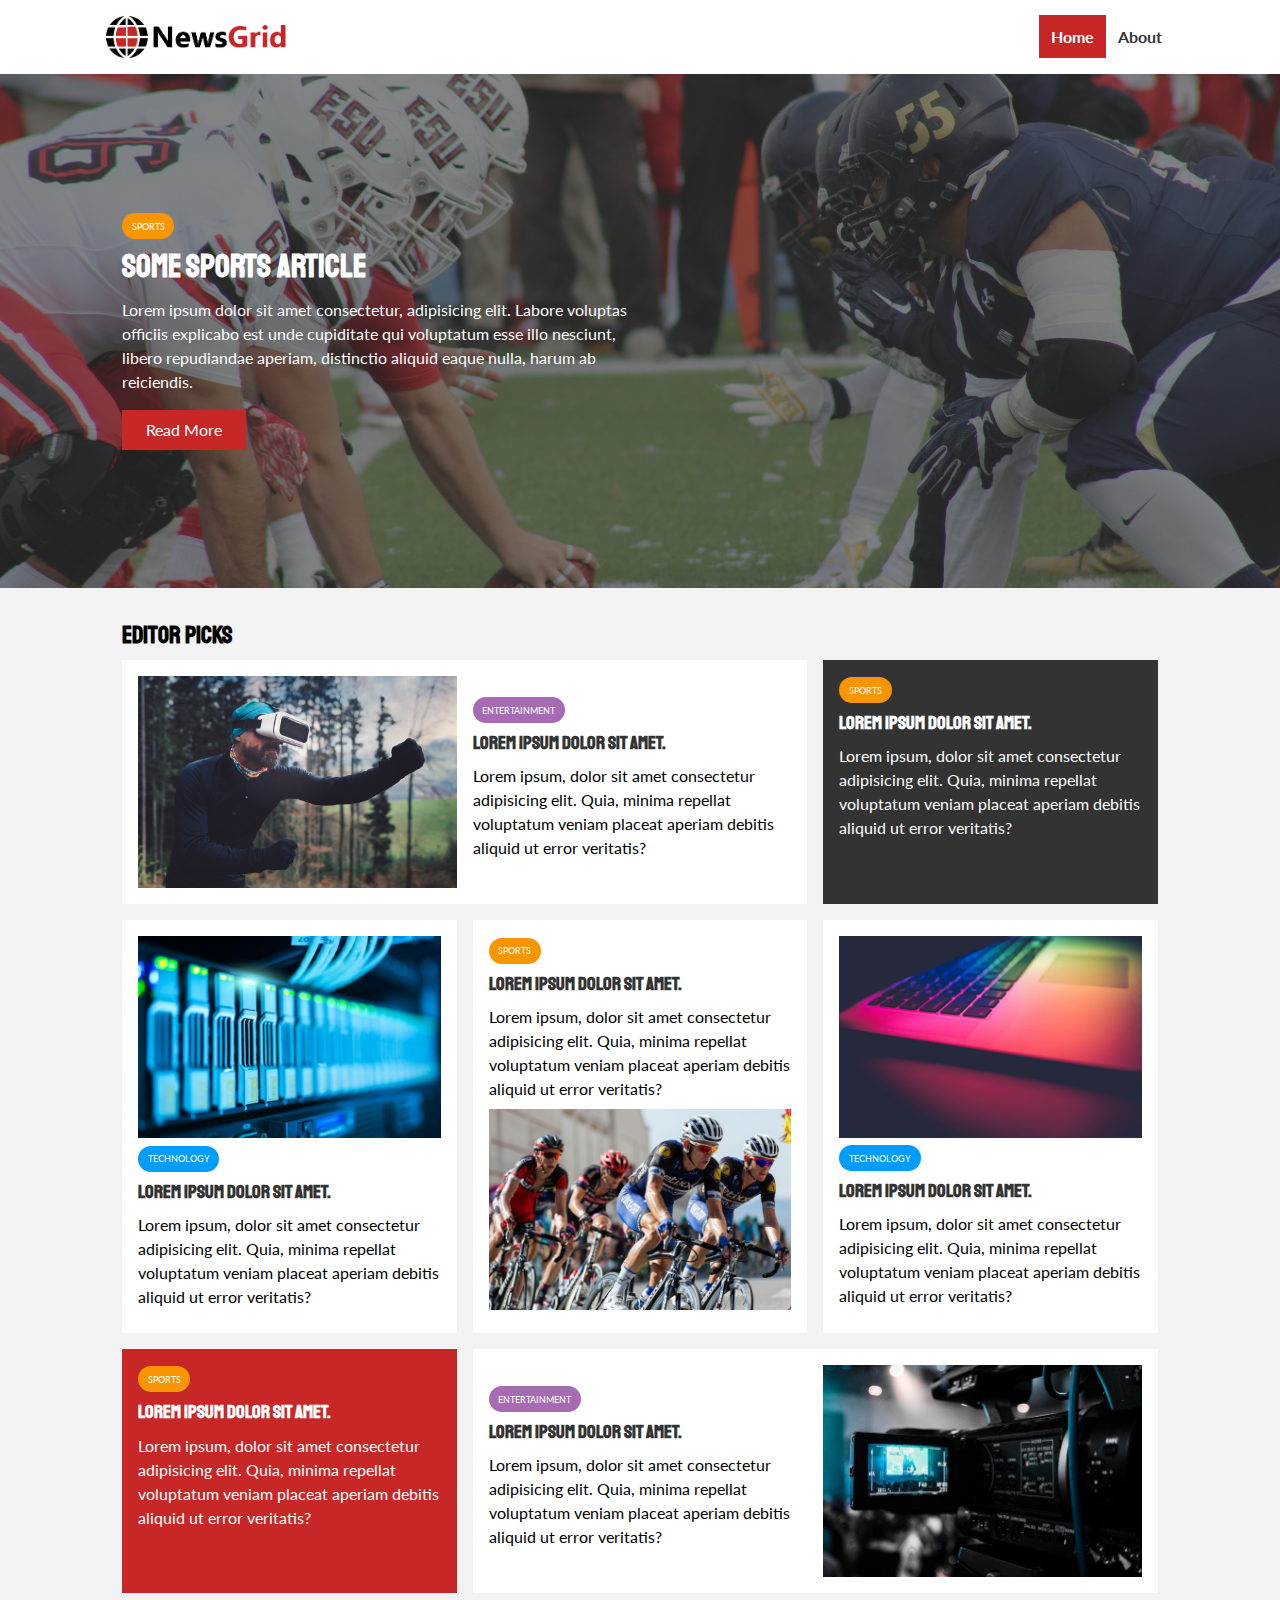
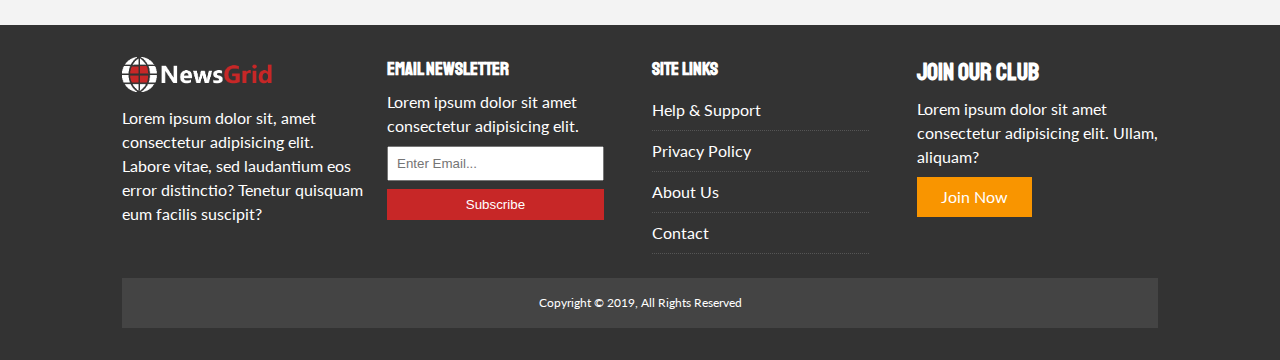
<file: index.html>
<!DOCTYPE html>
<html lang="en">
<head>
  <meta charset="UTF-8">
  <meta http-equiv="X-UA-Compatible" content="IE=edge">
  <meta name="viewport" content="width=device-width, initial-scale=1.0">
  <link rel="stylesheet" href="https://cdnjs.cloudflare.com/ajax/libs/font-awesome/5.13.0/css/all.min.css" integrity="sha256-h20CPZ0QyXlBuAw7A+KluUYx/3pK+c7lYEpqLTlxjYQ=" crossorigin="anonymous" />
  <link rel="preconnect" href="https://fonts.googleapis.com">
  <link rel="preconnect" href="https://fonts.gstatic.com" crossorigin>
  <link href="https://fonts.googleapis.com/css2?family=Lato:ital,wght@0,100;0,300;0,400;0,700;0,900;1,100;1,300;1,400;1,700;1,900&family=Staatliches&display=swap" rel="stylesheet">
  <link rel="stylesheet" href="css/style.css">
  <link rel="stylesheet" media="screen and (max-width: 768px)" href="css/mobile.css">
  <link rel="shortcut icon" type="image/x-icon" href="/favicon.ico">
  <title>NewsGrid | Latest News</title>
</head>
<body>

  <!-- Navbar -->
  <nav id="main-nav">
    <div class="container">
      <img src="img/logo.png" alt="NewsGrid" class="logo">
      <div class="social">
        <a href="http://facebook.com" target="_blank"><i class="fab fa-facebook fa-2x"></i></a>
        <a href="http://twitter.com" target="_blank"><i class="fab fa-twitter fa-2x"></i></a>
        <a href="http://instagram.com" target="_blank"><i class="fab fa-instagram fa-2x"></i></a>
        <a href="http://youtube.com" target="_blank"><i class="fab fa-youtube fa-2x"></i></a>
      </div>
      <ul>
        <li><a href="index.html" class="current">Home</a></li>
        <li><a href="about.html">About</a></li>
      </ul>
    </div>
  </nav>

  <!-- Showcase -->
  <header id="showcase">
    <div class="container">
      <div class="showcase-container">
        <div class="showcase-content">
          <div class="category category-sports">
            Sports
          </div>
          <h1>Some Sports Article</h1>
          <p>Lorem ipsum dolor sit amet consectetur, adipisicing elit. Labore voluptas officiis explicabo est unde cupiditate qui voluptatum esse illo nesciunt, libero repudiandae aperiam, distinctio aliquid eaque nulla, harum ab reiciendis.</p>
          <a href="article.html" class="btn btn-primary">Read More</a>
        </div>
      </div>
    </div>
  </header>

  <!-- Home Articles -->
  <section id="home-articles" class="py-2">
    <div class="container">
      <h2>Editor Picks</h2>
      <div class="articles-container">
        <article class="card">
          <img src="img/articles/ent1.jpg" alt="">
          <div>
            <div class="category category-ent">Entertainment</div>
            <h3>
              <a href="article.html">Lorem ipsum dolor sit amet.</a>
            </h3>
            <p>Lorem ipsum, dolor sit amet consectetur adipisicing elit. Quia, minima repellat voluptatum veniam placeat aperiam debitis aliquid ut error veritatis?</p>
          </div>
        </article>
        <article class="card bg-dark">
          <div class="category category-sports">Sports</div>
          <h3>
            <a href="article.html">Lorem ipsum dolor sit amet.</a>
          </h3>
          <p>Lorem ipsum, dolor sit amet consectetur adipisicing elit. Quia, minima repellat voluptatum veniam placeat aperiam debitis aliquid ut error veritatis?</p>
        </article>
        <article class="card">
          <img src="img/articles/tech1.jpg" alt="">
          <div class="category category-tech">Technology</div>
          <h3>
            <a href="article.html">Lorem ipsum dolor sit amet.</a>
          </h3>
          <p>Lorem ipsum, dolor sit amet consectetur adipisicing elit. Quia, minima repellat voluptatum veniam placeat aperiam debitis aliquid ut error veritatis?</p>
        </article>
        <article class="card">
          <div class="category category-sports">Sports</div>
          <h3>
            <a href="article.html">Lorem ipsum dolor sit amet.</a>
          </h3>
          <p>Lorem ipsum, dolor sit amet consectetur adipisicing elit. Quia, minima repellat voluptatum veniam placeat aperiam debitis aliquid ut error veritatis?</p>
          <img src="img/articles/sports1.jpg" alt="">
        </article>
        <article class="card">
          <img src="img/articles/tech2.jpg" alt="">
          <div class="category category-tech">Technology</div>
          <h3>
            <a href="article.html">Lorem ipsum dolor sit amet.</a>
          </h3>
          <p>Lorem ipsum, dolor sit amet consectetur adipisicing elit. Quia, minima repellat voluptatum veniam placeat aperiam debitis aliquid ut error veritatis?</p>
        </article>
        <article class="card bg-primary">
          <div class="category category-sports">Sports</div>
          <h3>
            <a href="article.html">Lorem ipsum dolor sit amet.</a>
          </h3>
          <p>Lorem ipsum, dolor sit amet consectetur adipisicing elit. Quia, minima repellat voluptatum veniam placeat aperiam debitis aliquid ut error veritatis?</p>
        </article>
        <article class="card">
          <div>
            <div class="category category-ent">Entertainment</div>
            <h3>
              <a href="article.html">Lorem ipsum dolor sit amet.</a>
            </h3>
            <p>Lorem ipsum, dolor sit amet consectetur adipisicing elit. Quia, minima repellat voluptatum veniam placeat aperiam debitis aliquid ut error veritatis?</p>
          </div>
          <img src="img/articles/ent2.jpg" alt="">
        </article>
      </div>
    </div>
  </section>

  <!-- Footer -->
  <footer id="main-footer" class="py-2">
    <div class="container footer-container">
      <div>
        <img src="img/logo_light.png" alt="NewsGrid">
        <p>Lorem ipsum dolor sit, amet consectetur adipisicing elit. Labore vitae, sed laudantium eos error distinctio? Tenetur quisquam eum facilis suscipit?</p>
      </div>
      <div>
        <h3>Email Newsletter</h3>
        <p>Lorem ipsum dolor sit amet consectetur adipisicing elit.</p>
        <form>
          <input type="email" placeholder="Enter Email...">
          <input type="submit" value="Subscribe" class="btn btn-primary">
        </form>
      </div>
      <div>
        <h3>Site Links</h3>
        <ul class="list">
          <li><a href="#">Help & Support</a></li>
          <li><a href="#">Privacy Policy</a></li>
          <li><a href="#">About Us</a></li>
          <li><a href="#">Contact</a></li>
        </ul>
      </div>
      <div>
        <h2>Join Our Club</h2>
        <p>Lorem ipsum dolor sit amet consectetur adipisicing elit. Ullam, aliquam?</p>
        <a href="#" class="btn btn-secondary">Join Now</a>
      </div>
      <div>
        <p>
          Copyright &copy; 2019, All Rights Reserved
        </p>
      </div>
    </div>
  </footer>
</body>
</html>
</file>
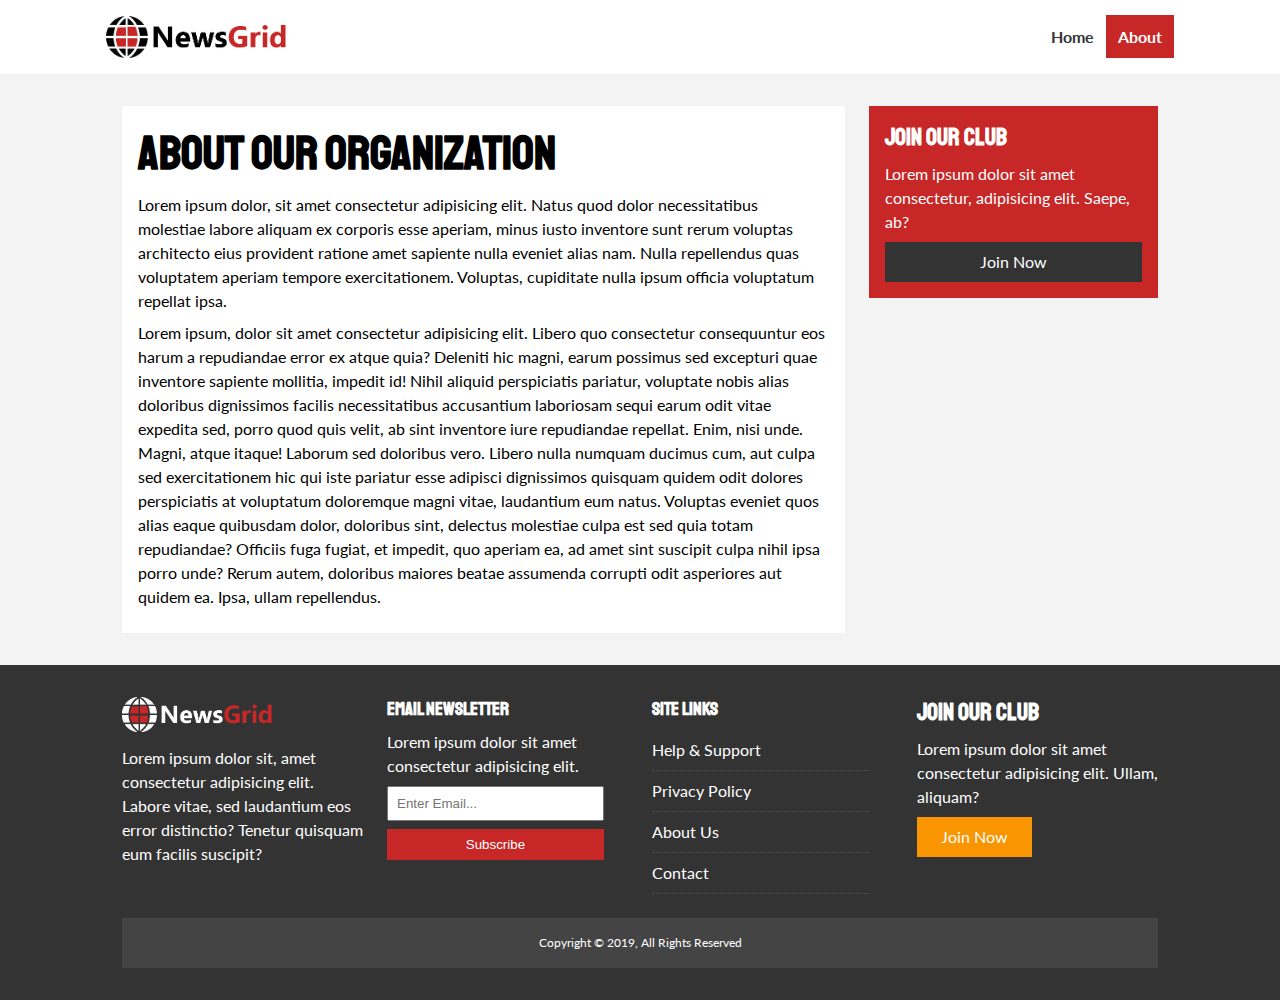
<file: about.html>
<!DOCTYPE html>
<html lang="en">
<head>
  <meta charset="UTF-8">
  <meta http-equiv="X-UA-Compatible" content="IE=edge">
  <meta name="viewport" content="width=device-width, initial-scale=1.0">
  <link rel="stylesheet" href="https://cdnjs.cloudflare.com/ajax/libs/font-awesome/5.13.0/css/all.min.css" integrity="sha256-h20CPZ0QyXlBuAw7A+KluUYx/3pK+c7lYEpqLTlxjYQ=" crossorigin="anonymous" />
  <link rel="preconnect" href="https://fonts.googleapis.com">
  <link rel="preconnect" href="https://fonts.gstatic.com" crossorigin>
  <link href="https://fonts.googleapis.com/css2?family=Lato:ital,wght@0,100;0,300;0,400;0,700;0,900;1,100;1,300;1,400;1,700;1,900&family=Staatliches&display=swap" rel="stylesheet">
  <link rel="stylesheet" href="css/style.css">
  <link rel="stylesheet" media="screen and (max width: 768px)" href="css/mobile.css">
  <link rel="shortcut icon" type="image/x-icon" href="/favicon.ico">
  <title>NewsGrid | About</title>
</head>
<body>

  <!-- Navbar -->
  <nav id="main-nav">
    <div class="container">
      <img src="img/logo.png" alt="NewsGrid" class="logo">
      <div class="social">
        <a href="http://facebook.com" target="_blank"><i class="fab fa-facebook fa-2x"></i></a>
        <a href="http://twitter.com" target="_blank"><i class="fab fa-twitter fa-2x"></i></a>
        <a href="http://instagram.com" target="_blank"><i class="fab fa-instagram fa-2x"></i></a>
        <a href="http://youtube.com" target="_blank"><i class="fab fa-youtube fa-2x"></i></a>
      </div>
      <ul>
        <li><a href="index.html">Home</a></li>
        <li><a href="about.html" class="current">About</a></li>
      </ul>
    </div>
  </nav>

  <section id="about">
    <div class="container">
      <div class="page-container">
        <article class="card">
          <h1 class="l-heading">About Our Organization</h1>
          <p>Lorem ipsum dolor, sit amet consectetur adipisicing elit. Natus quod dolor necessitatibus molestiae labore aliquam ex corporis esse aperiam, minus iusto inventore sunt rerum voluptas architecto eius provident ratione amet sapiente nulla eveniet alias nam. Nulla repellendus quas voluptatem aperiam tempore exercitationem. Voluptas, cupiditate nulla ipsum officia voluptatum repellat ipsa.</p>
          <p>Lorem ipsum, dolor sit amet consectetur adipisicing elit. Libero quo consectetur consequuntur eos harum a repudiandae error ex atque quia? Deleniti hic magni, earum possimus sed excepturi quae inventore sapiente mollitia, impedit id! Nihil aliquid perspiciatis pariatur, voluptate nobis alias doloribus dignissimos facilis necessitatibus accusantium laboriosam sequi earum odit vitae expedita sed, porro quod quis velit, ab sint inventore iure repudiandae repellat. Enim, nisi unde. Magni, atque itaque! Laborum sed doloribus vero. Libero nulla numquam ducimus cum, aut culpa sed exercitationem hic qui iste pariatur esse adipisci dignissimos quisquam quidem odit dolores perspiciatis at voluptatum doloremque magni vitae, laudantium eum natus. Voluptas eveniet quos alias eaque quibusdam dolor, doloribus sint, delectus molestiae culpa est sed quia totam repudiandae? Officiis fuga fugiat, et impedit, quo aperiam ea, ad amet sint suscipit culpa nihil ipsa porro unde? Rerum autem, doloribus maiores beatae assumenda corrupti odit asperiores aut quidem ea. Ipsa, ullam repellendus.</p>
        </article>
        <aside class="card bg-primary">
          <h2>Join Our Club</h2>
          <p>Lorem ipsum dolor sit amet consectetur, adipisicing elit. Saepe, ab?</p>
          <a href="#" class="btn btn-dark btn-block">Join Now</a>
        </aside>
      </div>
    </div>
  </section>

  <!-- Footer -->
  <footer id="main-footer" class="py-2">
    <div class="container footer-container">
      <div>
        <img src="img/logo_light.png" alt="NewsGrid">
        <p>Lorem ipsum dolor sit, amet consectetur adipisicing elit. Labore vitae, sed laudantium eos error distinctio? Tenetur quisquam eum facilis suscipit?</p>
      </div>
      <div>
        <h3>Email Newsletter</h3>
        <p>Lorem ipsum dolor sit amet consectetur adipisicing elit.</p>
        <form>
          <input type="email" placeholder="Enter Email...">
          <input type="submit" value="Subscribe" class="btn btn-primary">
        </form>
      </div>
      <div>
        <h3>Site Links</h3>
        <ul class="list">
          <li><a href="#">Help & Support</a></li>
          <li><a href="#">Privacy Policy</a></li>
          <li><a href="#">About Us</a></li>
          <li><a href="#">Contact</a></li>
        </ul>
      </div>
      <div>
        <h2>Join Our Club</h2>
        <p>Lorem ipsum dolor sit amet consectetur adipisicing elit. Ullam, aliquam?</p>
        <a href="#" class="btn btn-secondary">Join Now</a>
      </div>
      <div>
        <p>
          Copyright &copy; 2019, All Rights Reserved
        </p>
      </div>
    </div>
  </footer>
</body>
</html>
</file>
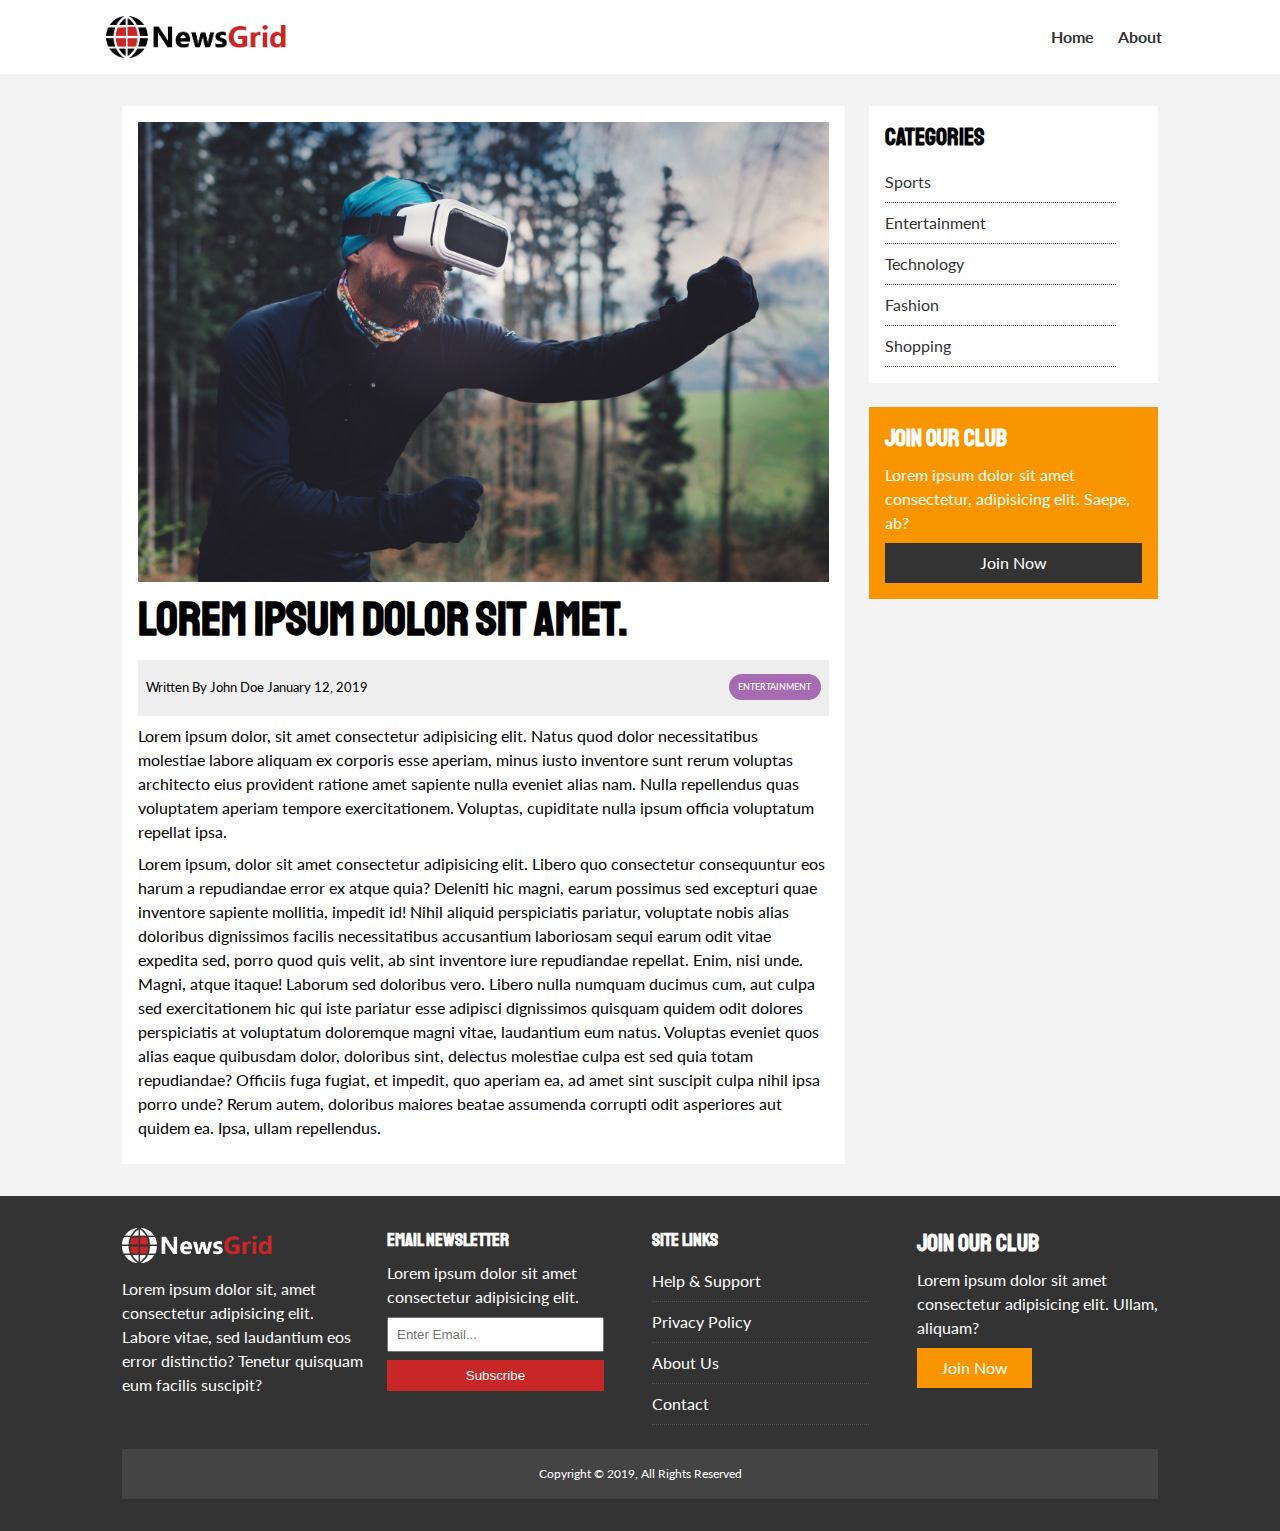
<file: article.html>
<!DOCTYPE html>
<html lang="en">
<head>
  <meta charset="UTF-8">
  <meta http-equiv="X-UA-Compatible" content="IE=edge">
  <meta name="viewport" content="width=device-width, initial-scale=1.0">
  <link rel="stylesheet" href="https://cdnjs.cloudflare.com/ajax/libs/font-awesome/5.13.0/css/all.min.css" integrity="sha256-h20CPZ0QyXlBuAw7A+KluUYx/3pK+c7lYEpqLTlxjYQ=" crossorigin="anonymous" />
  <link rel="preconnect" href="https://fonts.googleapis.com">
  <link rel="preconnect" href="https://fonts.gstatic.com" crossorigin>
  <link href="https://fonts.googleapis.com/css2?family=Lato:ital,wght@0,100;0,300;0,400;0,700;0,900;1,100;1,300;1,400;1,700;1,900&family=Staatliches&display=swap" rel="stylesheet">
  <link rel="stylesheet" href="css/style.css">
  <link rel="stylesheet" media="screen and (max width: 768px)" href="css/mobile.css">
  <link rel="shortcut icon" type="image/x-icon" href="/favicon.ico">
  <title>NewsGrid | Latest News</title>
</head>
<body>

  <!-- Navbar -->
  <nav id="main-nav">
    <div class="container">
      <img src="img/logo.png" alt="NewsGrid" class="logo">
      <div class="social">
        <a href="http://facebook.com" target="_blank"><i class="fab fa-facebook fa-2x"></i></a>
        <a href="http://twitter.com" target="_blank"><i class="fab fa-twitter fa-2x"></i></a>
        <a href="http://instagram.com" target="_blank"><i class="fab fa-instagram fa-2x"></i></a>
        <a href="http://youtube.com" target="_blank"><i class="fab fa-youtube fa-2x"></i></a>
      </div>
      <ul>
        <li><a href="index.html">Home</a></li>
        <li><a href="about.html">About</a></li>
      </ul>
    </div>
  </nav>

  <section id="article">
    <div class="container">
      <div class="page-container">
        <article class="card">
          <img src="img/articles/ent1.jpg" alt="">
          <h1 class="l-heading">Lorem ipsum dolor sit amet.</h1>
          <div class="meta">
            <small>
              <i class="fas fa-user"></i> Written By John Doe January 12, 2019
            </small>
            <div class="category category-ent">
              Entertainment
            </div>
          </div>
          <p>Lorem ipsum dolor, sit amet consectetur adipisicing elit. Natus quod dolor necessitatibus molestiae labore aliquam ex corporis esse aperiam, minus iusto inventore sunt rerum voluptas architecto eius provident ratione amet sapiente nulla eveniet alias nam. Nulla repellendus quas voluptatem aperiam tempore exercitationem. Voluptas, cupiditate nulla ipsum officia voluptatum repellat ipsa.</p>
          <p>Lorem ipsum, dolor sit amet consectetur adipisicing elit. Libero quo consectetur consequuntur eos harum a repudiandae error ex atque quia? Deleniti hic magni, earum possimus sed excepturi quae inventore sapiente mollitia, impedit id! Nihil aliquid perspiciatis pariatur, voluptate nobis alias doloribus dignissimos facilis necessitatibus accusantium laboriosam sequi earum odit vitae expedita sed, porro quod quis velit, ab sint inventore iure repudiandae repellat. Enim, nisi unde. Magni, atque itaque! Laborum sed doloribus vero. Libero nulla numquam ducimus cum, aut culpa sed exercitationem hic qui iste pariatur esse adipisci dignissimos quisquam quidem odit dolores perspiciatis at voluptatum doloremque magni vitae, laudantium eum natus. Voluptas eveniet quos alias eaque quibusdam dolor, doloribus sint, delectus molestiae culpa est sed quia totam repudiandae? Officiis fuga fugiat, et impedit, quo aperiam ea, ad amet sint suscipit culpa nihil ipsa porro unde? Rerum autem, doloribus maiores beatae assumenda corrupti odit asperiores aut quidem ea. Ipsa, ullam repellendus.</p>
        </article>

        <aside id="categories" class="card">
          <h2>Categories</h2>
          <ul class="list">
            <li><a href="#"><i class="fas fa-chevron-right"></i> Sports</a></li>
            <li><a href="#"><i class="fas fa-chevron-right"></i> Entertainment</a></li>
            <li><a href="#"><i class="fas fa-chevron-right"></i> Technology</a></li>
            <li><a href="#"><i class="fas fa-chevron-right"></i> Fashion</a></li>
            <li><a href="#"><i class="fas fa-chevron-right"></i> Shopping</a></li>
          </ul>
        </aside>

        <aside class="card bg-secondary">
          <h2>Join Our Club</h2>
          <p>Lorem ipsum dolor sit amet consectetur, adipisicing elit. Saepe, ab?</p>
          <a href="#" class="btn btn-dark btn-block">Join Now</a>
        </aside>
      </div>
    </div>
  </section>

  <!-- Footer -->
  <footer id="main-footer" class="py-2">
    <div class="container footer-container">
      <div>
        <img src="img/logo_light.png" alt="NewsGrid">
        <p>Lorem ipsum dolor sit, amet consectetur adipisicing elit. Labore vitae, sed laudantium eos error distinctio? Tenetur quisquam eum facilis suscipit?</p>
      </div>
      <div>
        <h3>Email Newsletter</h3>
        <p>Lorem ipsum dolor sit amet consectetur adipisicing elit.</p>
        <form>
          <input type="email" placeholder="Enter Email...">
          <input type="submit" value="Subscribe" class="btn btn-primary">
        </form>
      </div>
      <div>
        <h3>Site Links</h3>
        <ul class="list">
          <li><a href="#">Help & Support</a></li>
          <li><a href="#">Privacy Policy</a></li>
          <li><a href="#">About Us</a></li>
          <li><a href="#">Contact</a></li>
        </ul>
      </div>
      <div>
        <h2>Join Our Club</h2>
        <p>Lorem ipsum dolor sit amet consectetur adipisicing elit. Ullam, aliquam?</p>
        <a href="#" class="btn btn-secondary">Join Now</a>
      </div>
      <div>
        <p>
          Copyright &copy; 2019, All Rights Reserved
        </p>
      </div>
    </div>
  </footer>
</body>
</html>
</file>
<file: css/style.css>
:root {
  --primary-color: #c72727;
  --secondary-color: #f99500;
  --light-color: #f3f3f3;
  --dark-color: #333;
  --max-width: 1100px;
}

.category {
  --sports-color: #f99500;
  --ent-color: #a66bb3;
  --tech-color: #009cff;
}

* {
  margin: 0;
  padding: 0;
  box-sizing: border-box;
}

body {
  font-family: "Lato", sans-serif;
  line-height: 1.5;
  background: var(--light-color);
}

a {
  color: var(--dark-color);
  text-decoration: none;
}

ul {
  list-style-type: none;
}

p {
  margin: 0.5rem 0;
}

img {
  /* Prevent image from going outside container */
  width: 100%;
}

h1,
h2,
h3,
h4,
h5,
h6 {
  font-family: "Staatliches", cursive;
  margin-bottom: 0.55rem;
  line-height: 1.3;
}

/* Utilities */
.container {
  max-width: var(--max-width);
  margin: auto;
  padding: 0 2rem;
  overflow: hidden;
}

.category {
  display: inline-block;
  color: #fff;
  font-size: 0.55rem;
  text-transform: uppercase;
  padding: 0.4rem 0.6rem;
  border-radius: 15px;
  margin-bottom: 0.5rem;
}

.category-sports {
  background: var(--sports-color);
}
.category-ent {
  background: var(--ent-color);
}
.category-tech {
  background: var(--tech-color);
}

.btn {
  display: inline-block;
  border: none;
  background: var(--dark-color);
  color: #fff;
  padding: 0.5rem 1.5rem;
}

.btn-light {
  background: var(--light-color);
}
.btn-primary {
  background: var(--primary-color);
}
.btn-secondary {
  background: var(--secondary-color);
}

.btn-block {
  display: block;
  width: 100%;
  text-align: center;
}

.btn:hover {
  opacity: 0.9;
}

.card {
  background: #fff;
  padding: 1rem;
}

.bg-dark {
  background: var(--dark-color);
  color: #fff;
}

.bg-primary {
  background: var(--primary-color);
  color: #fff;
}

.bg-secondary {
  background: var(--secondary-color);
  color: #fff;
}

.bg-dark h1,
.bg-dark h2,
.bg-dark h3,
.bg-dark a,
.bg-primary h1,
.bg-primary h2,
.bg-primary h3,
.bg-primary a,
.bg-secondary h1,
.bg-secondary h2,
.bg-secondary h3,
.bg-secondary a {
  color: #fff;
}

.py-1 {
  padding: 1.5rem 0;
}
.py-2 {
  padding: 2rem 0;
}
.py-3 {
  padding: 3rem 0;
}
.p-1 {
  padding: 1.5rem;
}
.p-2 {
  padding: 2rem;
}
.p-3 {
  padding: 3rem;
}

.l-heading {
  font-size: 3rem;
}

.list li {
  padding: 0.5rem 0;
  border-bottom: #555 dotted 1px;
  width: 90%;
}

.list li a:hover {
  color: var(--primary-color) !important;
}

.page-container {
  display: grid;
  grid-template-columns: 5fr 2fr;
  margin: 2rem 0;
  grid-gap: 1.5rem;
}

.page-container > *:first-child {
  grid-row: 1 / span 3;
}

/* Navigation */
#main-nav {
  background: #fff;
  position: sticky;
  /* must place top value for sticky */
  top: 0;
  z-index: 2;
}

#main-nav .container {
  /* make each child a grid item */
  display: grid;
  grid-template-columns: 6fr 3fr 2fr;
  padding: 1rem;
  /* vertical centering */
  align-items: center;
}

#main-nav .logo {
  width: 180px;
}

#main-nav ul {
  justify-self: end;
  display: flex;
}

#main-nav ul li a {
  padding: 0.75rem;
  font-weight: bold;
}

#main-nav ul li a.current {
  background: var(--primary-color);
  color: white;
}

#main-nav ul li a:hover {
  background: var(--light-color);
  color: var(--dark-color);
}

#main-nav .social {
  justify-self: center;
}

#main-nav .social i {
  color: #777;
  margin-right: 0.5rem;
}

/* Showcase */
#showcase {
  color: #fff;
  background: #333;
  padding: 2rem;
  position: relative;
}

/* See through the image into the background */
#showcase:before {
  /* must insert blank content when using before or after */
  content: "";
  background: url("../img/featured.jpg") no-repeat center center/cover;
  position: absolute;
  top: 0;
  left: 0;
  width: 100%;
  height: 100%;
  opacity: 0.4;
}

#showcase .showcase-container {
  display: grid;
  grid-template-columns: repeat(2, 1fr);
  /* horizontal centering */
  justify-content: center;
  /* vertical centering */
  align-items: center;
  height: 50vh;
}

#showcase .showcase-content {
  z-index: 1;
}

#showcase .showcase-content p {
  margin-bottom: 1rem;
}

/* Home Articles */
#home-articles .articles-container {
  display: grid;
  grid-template-columns: repeat(3, 1fr);
  grid-gap: 1rem;
}

#home-articles .articles-container > *:first-child {
  display: grid;
  grid-template-columns: repeat(2, 1fr);
  grid-gap: 1rem;
  align-items: center;
  grid-column: 1 / span 2;
}

#home-articles .articles-container > *:last-child {
  display: grid;
  grid-template-columns: repeat(2, 1fr);
  grid-gap: 1rem;
  align-items: center;
  grid-column: 2 / span 2;
}

#article .meta {
  display: flex;
  justify-content: space-between;
  align-items: center;
  background: #eee;
  padding: 0.5rem;
}

#article .meta .category {
  margin-top: 0.4rem;
}

/* Footer */

#main-footer {
  background: var(--dark-color);
  color: #fff;
}

#main-footer img {
  width: 150px;
}

#main-footer a {
  color: #fff;
}

#main-footer .footer-container {
  display: grid;
  grid-template-columns: repeat(4, 1fr);
  grid-gap: 1.5rem;
}

#main-footer .footer-container > *:last-child {
  background: #444;
  grid-column: 1 / span 4;
  padding: 0.5rem;
  text-align: center;
  font-size: 0.75rem;
}

#main-footer .footer-container input[type="email"] {
  width: 90%;
  padding: 0.5rem;
  margin-bottom: 0.5rem;
}

#main-footer .footer-container input[type="submit"] {
  width: 90%;
}
</file>
<file: css/mobile.css>
/* Navigation */
#main-nav .social {
  display: none;
}

#main-nav .container {
  grid-template-columns: 1fr;
  grid-gap: 1.2rem;
}

#main-nav ul {
  justify-self: center;
}
</file>
